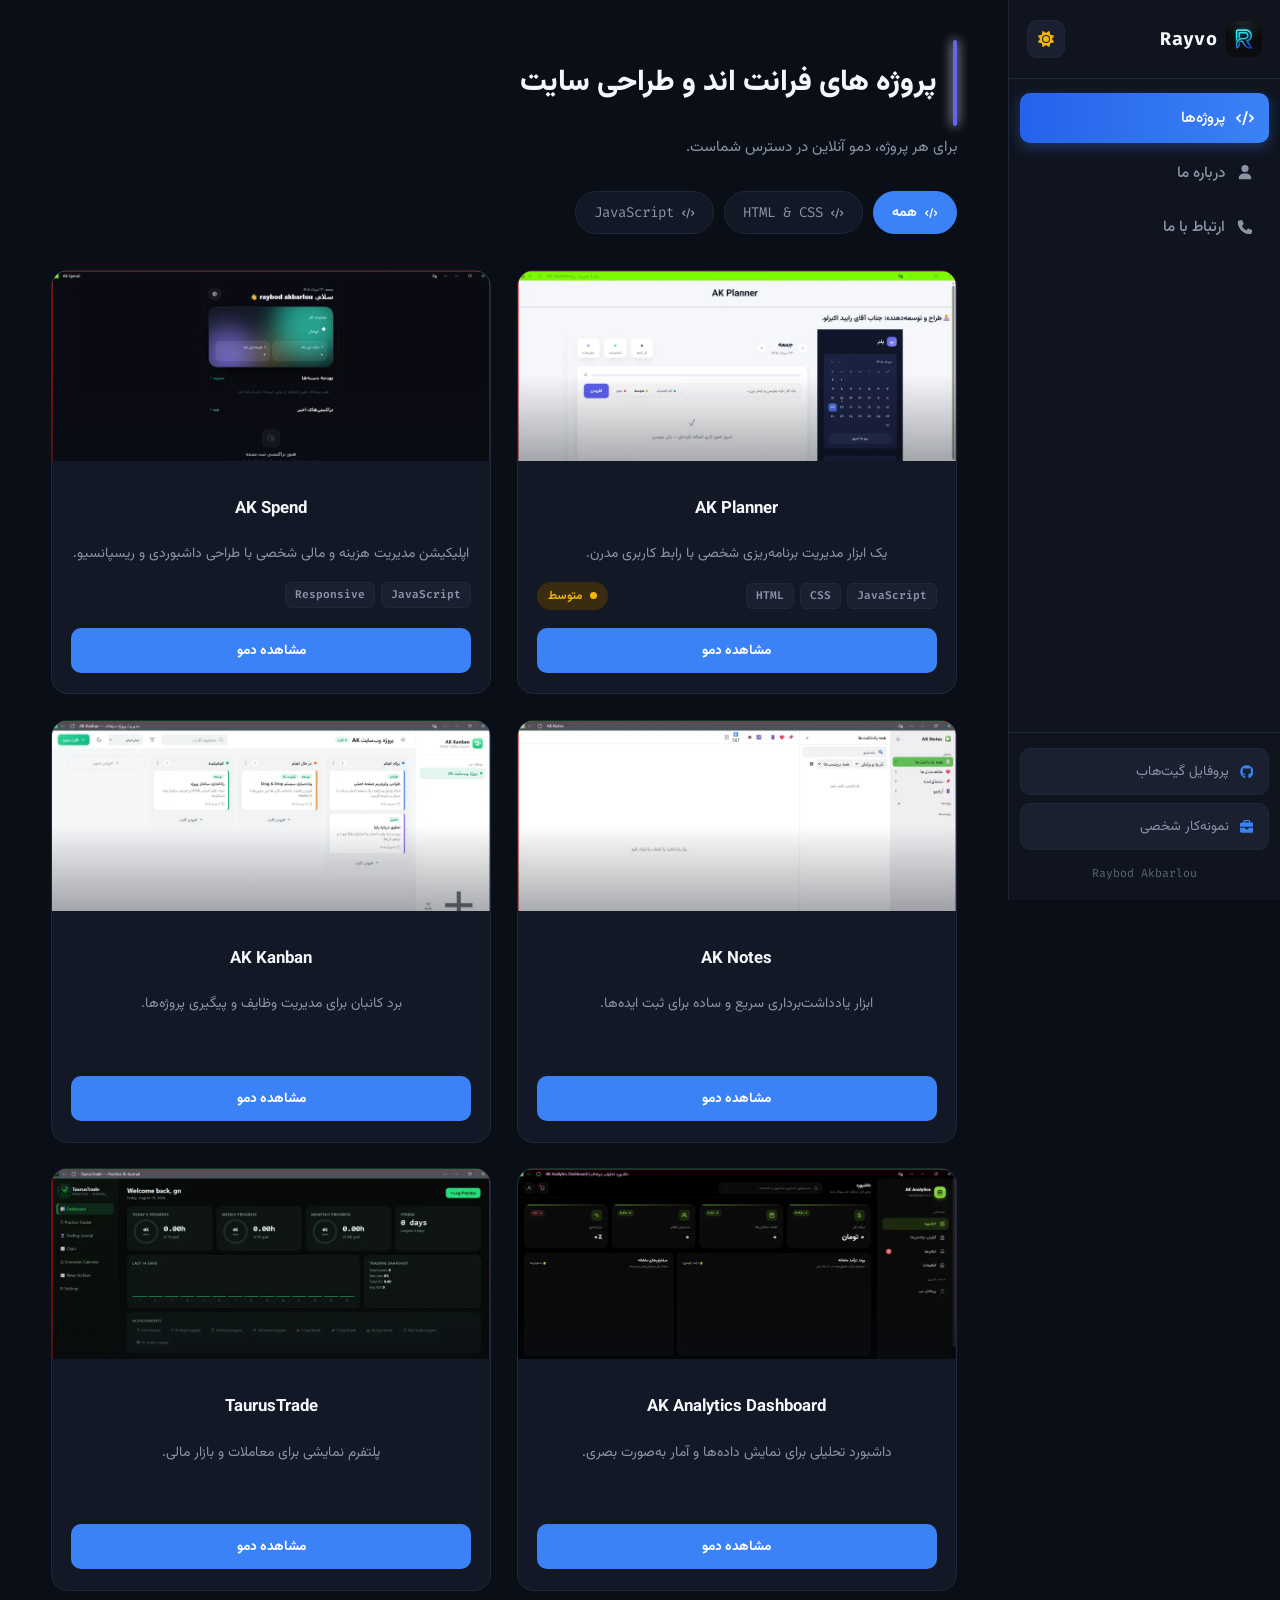
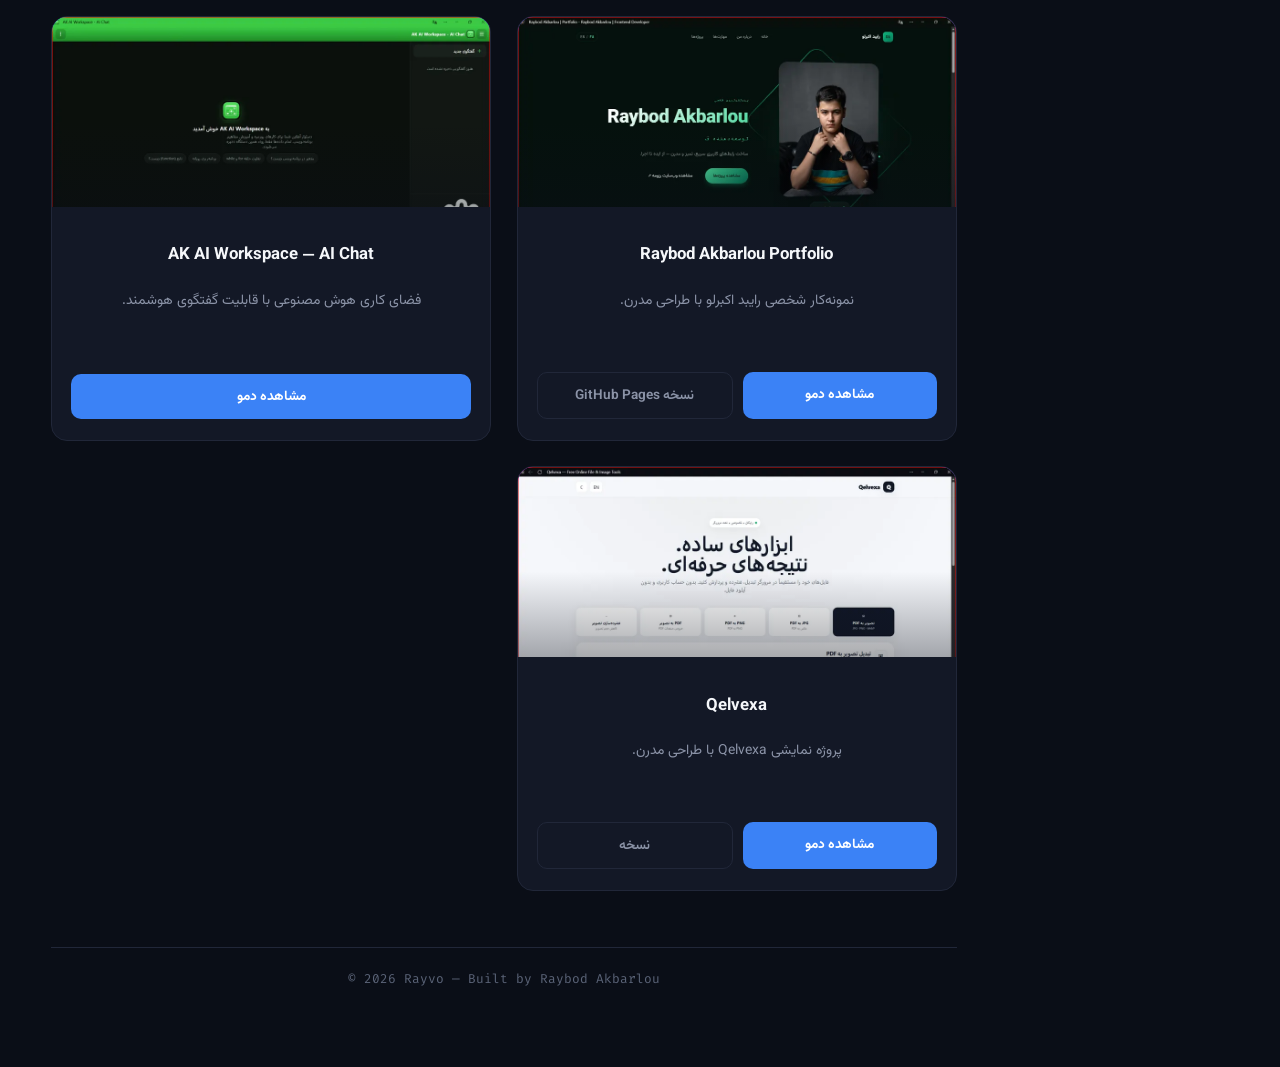
<file: index.html>
<!doctype html>
<html lang="fa-ir" dir="rtl">
  <head>
    <meta charset="UTF-8" />
    <meta name="viewport" content="width=device-width, initial-scale=1.0" />
    <meta name="robots" content="index, follow, max-image-preview:large, max-snippet:-1" />
    <meta name="author" content="Raybod Akbarlou" />
    <meta name="theme-color" content="#0a0e17" />
    <meta name="google-site-verification" content="TCBOVamqbZAnU4rE4a7-qFZ5lnNchk9OCdgxbhcZMUU" />
    <meta name="google-site-verification" content="RnNxSynGkqbZttEz3qZgmqcuRz6Z2WB9FVSdHI-P9tY" />
    <meta name="google-site-verification" content="_VOBvBdbE7ABhDpnq6AA2-xROh_60BNhu_OoKfqA_jM" />
    <meta name="msvalidate.01" content="212A16FDD0439684E99DF6102159A9FA" />

    <title>Rayvo</title>
    <meta
      name="description"
      content="Rayvo (رایوو) — وب‌سایت رسمی رایبد اکبرلو (Raybod Akbarlou)، برنامه‌نویس و طراح وب. نمونه‌کارها و پروژه‌های فرانت‌اند با HTML، CSS، JavaScript و Laravel همراه با دمو آنلاین."
    />
    <link rel="canonical" href="https://rayvo.vercel.app/" />

    <!-- Open Graph / Twitter -->
    <meta property="og:type" content="website" />
    <meta property="og:site_name" content="Rayvo" />
    <meta property="og:locale" content="fa_IR" />
    <meta property="og:title" content="Rayvo" />
    <meta property="og:description" content="وب‌سایت رسمی رایبد اکبرلو (Raybod Akbarlou) — برنامه‌نویس و توسعه‌دهنده وب." />
    <meta property="og:url" content="https://rayvo.vercel.app/" />
    <meta property="og:image" content="https://rayvo.vercel.app/assets/img/logo.jpg" />
    <meta property="og:image:alt" content="لوگوی Rayvo" />
    <meta name="twitter:card" content="summary_large_image" />
    <meta name="twitter:title" content="Rayvo" />
    <meta name="twitter:description" content="وب‌سایت رسمی رایبد اکبرلو، برنامه‌نویس و توسعه‌دهنده وب." />
    <meta name="twitter:image" content="https://rayvo.vercel.app/assets/img/logo.jpg" />

    <!-- Favicon (PNG only — no .ico) + PWA icons — add these files to the site root (see README → "Favicon") -->
    <link rel="icon" type="image/png" href="favicon.png" />
    <link rel="icon" type="image/png" sizes="96x96" href="favicon-96x96.png" />
    <link rel="apple-touch-icon" sizes="180x180" href="apple-touch-icon.png" />
    <link rel="manifest" href="manifest.webmanifest" />
    <meta name="application-name" content="Rayvo" />
    <meta name="mobile-web-app-capable" content="yes" />
    <meta name="apple-mobile-web-app-capable" content="yes" />
    <meta name="apple-mobile-web-app-title" content="Rayvo" />
    <meta name="apple-mobile-web-app-status-bar-style" content="black" />

    <!-- Styles: Tailwind CSS build (source: tailwind/input.css). Listed first on purpose. -->
    <link rel="stylesheet" href="assets/css/tailwind.css" />
    <noscript><link rel="stylesheet" href="assets/css/noscript.css" /></noscript>

    <!-- Fonts (the only third-party request) -->
    <link rel="preconnect" href="https://fonts.googleapis.com" />
    <link rel="preconnect" href="https://fonts.gstatic.com" crossorigin />
    <link
      href="https://fonts.googleapis.com/css2?family=Vazirmatn:wght@400;500;600;700;800&family=Fira+Code:wght@500;700&display=swap"
      rel="stylesheet"
    />

    <!-- Applies the saved theme before first paint (prevents a dark→light flash) -->
    <script src="assets/js/theme-init.js"></script>

    <!-- Structured data: Person + Organization + WebSite (sameAs = official profiles) -->
    <script type="application/ld+json">
{
  "@context": "https://schema.org",
  "@graph": [
    {
      "@type": "Person",
      "@id": "https://rayvo.vercel.app/#person",
      "name": "Raybod Akbarlou",
      "alternateName": [
        "رایبد اکبرلو",
        "رایبد اکبر لو",
        "Raybod AK"
      ],
      "url": "https://rayvo.vercel.app/",
      "image": "https://rayvo.vercel.app/assets/img/logo.jpg",
      "jobTitle": "Web Developer",
      "description": "Raybod Akbarlou (رایبد اکبرلو) is a web developer and the founder of Rayvo, focused on front-end development with HTML, CSS, JavaScript and Laravel.",
      "knowsAbout": [
        "Web development",
        "Front-end development",
        "HTML",
        "CSS",
        "JavaScript",
        "Laravel",
        "SEO"
      ],
      "knowsLanguage": [
        "fa",
        "en"
      ],
      "worksFor": {
        "@id": "https://rayvo.vercel.app/#brand"
      },
      "sameAs": [
        "https://github.com/raybod179-oss",
        "https://github.com/raybod179-oss",
        "https://t.me/Rayvoak",
        "https://www.youtube.com/@raybod-akbarlou-Rayvo",
        "https://ble.ir/rayvo",
        "https://www.aparat.com/Rayvo",
        "https://raybodak.vercel.app/",
        "https://raybodak-portfolio.vercel.app/"
      ]
    },
    {
      "@type": "Organization",
      "@id": "https://rayvo.vercel.app/#brand",
      "name": "Rayvo",
      "alternateName": [
        "رایوو",
        "rayvo",
        "RAYVO"
      ],
      "url": "https://rayvo.vercel.app/",
      "logo": "https://rayvo.vercel.app/assets/img/logo.jpg",
      "foundingDate": "2022",
      "founder": {
        "@id": "https://rayvo.vercel.app/#person"
      },
      "sameAs": [
        "https://github.com/raybod179-oss/Rayvo",
        "https://t.me/Rayvoak",
        "https://www.youtube.com/@raybod-akbarlou-Rayvo",
        "https://ble.ir/rayvo",
        "https://www.aparat.com/Rayvo"
      ]
    },
    {
      "@type": "WebSite",
      "@id": "https://rayvo.vercel.app/#website",
      "url": "https://rayvo.vercel.app/",
      "name": "Rayvo",
      "alternateName": [
        "رایوو",
        "rayvo"
      ],
      "inLanguage": "fa",
      "publisher": {
        "@id": "https://rayvo.vercel.app/#brand"
      }
    }
  ]
}
    </script>
  </head>

  <body>
    <!-- Icon sprite: Font Awesome Free 6 (https://fontawesome.com) — icons licensed CC BY 4.0.
         Inlined so the page needs no icon font (≈250 KB saved) and no extra request. -->
    <svg xmlns="http://www.w3.org/2000/svg" class="absolute size-0 overflow-hidden" aria-hidden="true" focusable="false">
    <symbol id="i-sun" viewBox="0 0 512 512"><path d="M361.5 1.2c5 2.1 8.6 6.6 9.6 11.9L391 121l107.9 19.8c5.3 1 9.8 4.6 11.9 9.6s1.5 10.7-1.6 15.2L446.9 256l62.3 90.3c3.1 4.5 3.7 10.2 1.6 15.2s-6.6 8.6-11.9 9.6L391 391 371.1 498.9c-1 5.3-4.6 9.8-9.6 11.9s-10.7 1.5-15.2-1.6L256 446.9l-90.3 62.3c-4.5 3.1-10.2 3.7-15.2 1.6s-8.6-6.6-9.6-11.9L121 391 13.1 371.1c-5.3-1-9.8-4.6-11.9-9.6s-1.5-10.7 1.6-15.2L65.1 256 2.8 165.7c-3.1-4.5-3.7-10.2-1.6-15.2s6.6-8.6 11.9-9.6L121 121 140.9 13.1c1-5.3 4.6-9.8 9.6-11.9s10.7-1.5 15.2 1.6L256 65.1 346.3 2.8c4.5-3.1 10.2-3.7 15.2-1.6zM160 256a96 96 0 1 1 192 0 96 96 0 1 1 -192 0zm224 0a128 128 0 1 0 -256 0 128 128 0 1 0 256 0z"/></symbol>
    <symbol id="i-moon" viewBox="0 0 384 512"><path d="M223.5 32C100 32 0 132.3 0 256S100 480 223.5 480c60.6 0 115.5-24.2 155.8-63.4c5-4.9 6.3-12.5 3.1-18.7s-10.1-9.7-17-8.5c-9.8 1.7-19.8 2.6-30.1 2.6c-96.9 0-175.5-78.8-175.5-176c0-65.8 36-123.1 89.3-153.3c6.1-3.5 9.2-10.5 7.7-17.3s-7.3-11.9-14.3-12.5c-6.3-.5-12.6-.8-19-.8z"/></symbol>
    <symbol id="i-code" viewBox="0 0 640 512"><path d="M392.8 1.2c-17-4.9-34.7 5-39.6 22l-128 448c-4.9 17 5 34.7 22 39.6s34.7-5 39.6-22l128-448c4.9-17-5-34.7-22-39.6zm80.6 120.1c-12.5 12.5-12.5 32.8 0 45.3L562.7 256l-89.4 89.4c-12.5 12.5-12.5 32.8 0 45.3s32.8 12.5 45.3 0l112-112c12.5-12.5 12.5-32.8 0-45.3l-112-112c-12.5-12.5-32.8-12.5-45.3 0zm-306.7 0c-12.5-12.5-32.8-12.5-45.3 0l-112 112c-12.5 12.5-12.5 32.8 0 45.3l112 112c12.5 12.5 32.8 12.5 45.3 0s12.5-32.8 0-45.3L77.3 256l89.4-89.4c12.5-12.5 12.5-32.8 0-45.3z"/></symbol>
    <symbol id="i-user" viewBox="0 0 448 512"><path d="M224 256A128 128 0 1 0 224 0a128 128 0 1 0 0 256zm-45.7 48C79.8 304 0 383.8 0 482.3C0 498.7 13.3 512 29.7 512l388.6 0c16.4 0 29.7-13.3 29.7-29.7C448 383.8 368.2 304 269.7 304l-91.4 0z"/></symbol>
    <symbol id="i-phone" viewBox="0 0 512 512"><path d="M164.9 24.6c-7.7-18.6-28-28.5-47.4-23.2l-88 24C12.1 30.2 0 46 0 64C0 311.4 200.6 512 448 512c18 0 33.8-12.1 38.6-29.5l24-88c5.3-19.4-4.6-39.7-23.2-47.4l-96-40c-16.3-6.8-35.2-2.1-46.3 11.6L304.7 368C234.3 334.7 177.3 277.7 144 207.3L193.3 167c13.7-11.2 18.4-30 11.6-46.3l-40-96z"/></symbol>
    <symbol id="i-github" viewBox="0 0 496 512"><path d="M165.9 397.4c0 2-2.3 3.6-5.2 3.6-3.3.3-5.6-1.3-5.6-3.6 0-2 2.3-3.6 5.2-3.6 3-.3 5.6 1.3 5.6 3.6zm-31.1-4.5c-.7 2 1.3 4.3 4.3 4.9 2.6 1 5.6 0 6.2-2s-1.3-4.3-4.3-5.2c-2.6-.7-5.5.3-6.2 2.3zm44.2-1.7c-2.9.7-4.9 2.6-4.6 4.9.3 2 2.9 3.3 5.9 2.6 2.9-.7 4.9-2.6 4.6-4.6-.3-1.9-3-3.2-5.9-2.9zM244.8 8C106.1 8 0 113.3 0 252c0 110.9 69.8 205.8 169.5 239.2 12.8 2.3 17.3-5.6 17.3-12.1 0-6.2-.3-40.4-.3-61.4 0 0-70 15-84.7-29.8 0 0-11.4-29.1-27.8-36.6 0 0-22.9-15.7 1.6-15.4 0 0 24.9 2 38.6 25.8 21.9 38.6 58.6 27.5 72.9 20.9 2.3-16 8.8-27.1 16-33.7-55.9-6.2-112.3-14.3-112.3-110.5 0-27.5 7.6-41.3 23.6-58.9-2.6-6.5-11.1-33.3 2.6-67.9 20.9-6.5 69 27 69 27 20-5.6 41.5-8.5 62.8-8.5s42.8 2.9 62.8 8.5c0 0 48.1-33.6 69-27 13.7 34.7 5.2 61.4 2.6 67.9 16 17.7 25.8 31.5 25.8 58.9 0 96.5-58.9 104.2-114.8 110.5 9.2 7.9 17 22.9 17 46.4 0 33.7-.3 75.4-.3 83.6 0 6.5 4.6 14.4 17.3 12.1C428.2 457.8 496 362.9 496 252 496 113.3 383.5 8 244.8 8zM97.2 352.9c-1.3 1-1 3.3.7 5.2 1.6 1.6 3.9 2.3 5.2 1 1.3-1 1-3.3-.7-5.2-1.6-1.6-3.9-2.3-5.2-1zm-10.8-8.1c-.7 1.3.3 2.9 2.3 3.9 1.6 1 3.6.7 4.3-.7.7-1.3-.3-2.9-2.3-3.9-2-.6-3.6-.3-4.3.7zm32.4 35.6c-1.6 1.3-1 4.3 1.3 6.2 2.3 2.3 5.2 2.6 6.5 1 1.3-1.3.7-4.3-1.3-6.2-2.2-2.3-5.2-2.6-6.5-1zm-11.4-14.7c-1.6 1-1.6 3.6 0 5.9 1.6 2.3 4.3 3.3 5.6 2.3 1.6-1.3 1.6-3.9 0-6.2-1.4-2.3-4-3.3-5.6-2z"/></symbol>
    <symbol id="i-briefcase" viewBox="0 0 512 512"><path d="M184 48l144 0c4.4 0 8 3.6 8 8l0 40L176 96l0-40c0-4.4 3.6-8 8-8zm-56 8l0 40L64 96C28.7 96 0 124.7 0 160l0 96 192 0 128 0 192 0 0-96c0-35.3-28.7-64-64-64l-64 0 0-40c0-30.9-25.1-56-56-56L184 0c-30.9 0-56 25.1-56 56zM512 288l-192 0 0 32c0 17.7-14.3 32-32 32l-64 0c-17.7 0-32-14.3-32-32l0-32L0 288 0 416c0 35.3 28.7 64 64 64l384 0c35.3 0 64-28.7 64-64l0-128z"/></symbol>
    <symbol id="i-telegram" viewBox="0 0 496 512"><path d="M248,8C111.033,8,0,119.033,0,256S111.033,504,248,504,496,392.967,496,256,384.967,8,248,8ZM362.952,176.66c-3.732,39.215-19.881,134.378-28.1,178.3-3.476,18.584-10.322,24.816-16.948,25.425-14.4,1.326-25.338-9.517-39.287-18.661-21.827-14.308-34.158-23.215-55.346-37.177-24.485-16.135-8.612-25,5.342-39.5,3.652-3.793,67.107-61.51,68.335-66.746.153-.655.3-3.1-1.154-4.384s-3.59-.849-5.135-.5q-3.283.746-104.608,69.142-14.845,10.194-26.894,9.934c-8.855-.191-25.888-5.006-38.551-9.123-15.531-5.048-27.875-7.717-26.8-16.291q.84-6.7,18.45-13.7,108.446-47.248,144.628-62.3c68.872-28.647,83.183-33.623,92.511-33.789,2.052-.034,6.639.474,9.61,2.885a10.452,10.452,0,0,1,3.53,6.716A43.765,43.765,0,0,1,362.952,176.66Z"/></symbol>
    <symbol id="i-youtube" viewBox="0 0 576 512"><path d="M549.655 124.083c-6.281-23.65-24.787-42.276-48.284-48.597C458.781 64 288 64 288 64S117.22 64 74.629 75.486c-23.497 6.322-42.003 24.947-48.284 48.597-11.412 42.867-11.412 132.305-11.412 132.305s0 89.438 11.412 132.305c6.281 23.65 24.787 41.5 48.284 47.821C117.22 448 288 448 288 448s170.78 0 213.371-11.486c23.497-6.321 42.003-24.171 48.284-47.821 11.412-42.867 11.412-132.305 11.412-132.305s0-89.438-11.412-132.305zm-317.51 213.508V175.185l142.739 81.205-142.739 81.201z"/></symbol>
    <symbol id="i-comment-dots" viewBox="0 0 512 512"><path d="M256 448c141.4 0 256-93.1 256-208S397.4 32 256 32S0 125.1 0 240c0 45.1 17.7 86.8 47.7 120.9c-1.9 24.5-11.4 46.3-21.4 62.9c-5.5 9.2-11.1 16.6-15.2 21.6c-2.1 2.5-3.7 4.4-4.9 5.7c-.6 .6-1 1.1-1.3 1.4l-.3 .3c0 0 0 0 0 0c0 0 0 0 0 0s0 0 0 0s0 0 0 0c-4.6 4.6-5.9 11.4-3.4 17.4c2.5 6 8.3 9.9 14.8 9.9c28.7 0 57.6-8.9 81.6-19.3c22.9-10 42.4-21.9 54.3-30.6c31.8 11.5 67 17.9 104.1 17.9zM128 208a32 32 0 1 1 0 64 32 32 0 1 1 0-64zm128 0a32 32 0 1 1 0 64 32 32 0 1 1 0-64zm96 32a32 32 0 1 1 64 0 32 32 0 1 1 -64 0z"/></symbol>
    <symbol id="i-circle-play" viewBox="0 0 512 512"><path d="M0 256a256 256 0 1 1 512 0A256 256 0 1 1 0 256zM188.3 147.1c-7.6 4.2-12.3 12.3-12.3 20.9l0 176c0 8.7 4.7 16.7 12.3 20.9s16.8 4.1 24.3-.5l144-88c7.1-4.4 11.5-12.1 11.5-20.5s-4.4-16.1-11.5-20.5l-144-88c-7.4-4.5-16.7-4.7-24.3-.5z"/></symbol>
    <symbol id="i-file-lines" viewBox="0 0 384 512"><path d="M64 0C28.7 0 0 28.7 0 64L0 448c0 35.3 28.7 64 64 64l256 0c35.3 0 64-28.7 64-64l0-288-128 0c-17.7 0-32-14.3-32-32L224 0 64 0zM256 0l0 128 128 0L256 0zM112 256l160 0c8.8 0 16 7.2 16 16s-7.2 16-16 16l-160 0c-8.8 0-16-7.2-16-16s7.2-16 16-16zm0 64l160 0c8.8 0 16 7.2 16 16s-7.2 16-16 16l-160 0c-8.8 0-16-7.2-16-16s7.2-16 16-16zm0 64l160 0c8.8 0 16 7.2 16 16s-7.2 16-16 16l-160 0c-8.8 0-16-7.2-16-16s7.2-16 16-16z"/></symbol>
    <symbol id="i-calendar-days" viewBox="0 0 448 512"><path d="M128 0c17.7 0 32 14.3 32 32l0 32 128 0 0-32c0-17.7 14.3-32 32-32s32 14.3 32 32l0 32 48 0c26.5 0 48 21.5 48 48l0 48L0 160l0-48C0 85.5 21.5 64 48 64l48 0 0-32c0-17.7 14.3-32 32-32zM0 192l448 0 0 272c0 26.5-21.5 48-48 48L48 512c-26.5 0-48-21.5-48-48L0 192zm64 80l0 32c0 8.8 7.2 16 16 16l32 0c8.8 0 16-7.2 16-16l0-32c0-8.8-7.2-16-16-16l-32 0c-8.8 0-16 7.2-16 16zm128 0l0 32c0 8.8 7.2 16 16 16l32 0c8.8 0 16-7.2 16-16l0-32c0-8.8-7.2-16-16-16l-32 0c-8.8 0-16 7.2-16 16zm144-16c-8.8 0-16 7.2-16 16l0 32c0 8.8 7.2 16 16 16l32 0c8.8 0 16-7.2 16-16l0-32c0-8.8-7.2-16-16-16l-32 0zM64 400l0 32c0 8.8 7.2 16 16 16l32 0c8.8 0 16-7.2 16-16l0-32c0-8.8-7.2-16-16-16l-32 0c-8.8 0-16 7.2-16 16zm144-16c-8.8 0-16 7.2-16 16l0 32c0 8.8 7.2 16 16 16l32 0c8.8 0 16-7.2 16-16l0-32c0-8.8-7.2-16-16-16l-32 0zm112 16l0 32c0 8.8 7.2 16 16 16l32 0c8.8 0 16-7.2 16-16l0-32c0-8.8-7.2-16-16-16l-32 0c-8.8 0-16 7.2-16 16z"/></symbol>
    <symbol id="i-wallet" viewBox="0 0 512 512"><path d="M64 32C28.7 32 0 60.7 0 96L0 416c0 35.3 28.7 64 64 64l384 0c35.3 0 64-28.7 64-64l0-224c0-35.3-28.7-64-64-64L80 128c-8.8 0-16-7.2-16-16s7.2-16 16-16l368 0c17.7 0 32-14.3 32-32s-14.3-32-32-32L64 32zM416 272a32 32 0 1 1 0 64 32 32 0 1 1 0-64z"/></symbol>
    <symbol id="i-note-sticky" viewBox="0 0 448 512"><path d="M64 32C28.7 32 0 60.7 0 96L0 416c0 35.3 28.7 64 64 64l224 0 0-112c0-26.5 21.5-48 48-48l112 0 0-224c0-35.3-28.7-64-64-64L64 32zM448 352l-45.3 0L336 352c-8.8 0-16 7.2-16 16l0 66.7 0 45.3 32-32 64-64 32-32z"/></symbol>
    <symbol id="i-table-columns" viewBox="0 0 512 512"><path d="M0 96C0 60.7 28.7 32 64 32l384 0c35.3 0 64 28.7 64 64l0 320c0 35.3-28.7 64-64 64L64 480c-35.3 0-64-28.7-64-64L0 96zm64 64l0 256 160 0 0-256L64 160zm384 0l-160 0 0 256 160 0 0-256z"/></symbol>
    <symbol id="i-chart-line" viewBox="0 0 512 512"><path d="M64 64c0-17.7-14.3-32-32-32S0 46.3 0 64L0 400c0 44.2 35.8 80 80 80l400 0c17.7 0 32-14.3 32-32s-14.3-32-32-32L80 416c-8.8 0-16-7.2-16-16L64 64zm406.6 86.6c12.5-12.5 12.5-32.8 0-45.3s-32.8-12.5-45.3 0L320 210.7l-57.4-57.4c-12.5-12.5-32.8-12.5-45.3 0l-112 112c-12.5 12.5-12.5 32.8 0 45.3s32.8 12.5 45.3 0L240 221.3l57.4 57.4c12.5 12.5 32.8 12.5 45.3 0l128-128z"/></symbol>
    <symbol id="i-chart-simple" viewBox="0 0 448 512"><path d="M160 80c0-26.5 21.5-48 48-48l32 0c26.5 0 48 21.5 48 48l0 352c0 26.5-21.5 48-48 48l-32 0c-26.5 0-48-21.5-48-48l0-352zM0 272c0-26.5 21.5-48 48-48l32 0c26.5 0 48 21.5 48 48l0 160c0 26.5-21.5 48-48 48l-32 0c-26.5 0-48-21.5-48-48L0 272zM368 96l32 0c26.5 0 48 21.5 48 48l0 288c0 26.5-21.5 48-48 48l-32 0c-26.5 0-48-21.5-48-48l0-288c0-26.5 21.5-48 48-48z"/></symbol>
    <symbol id="i-robot" viewBox="0 0 640 512"><path d="M320 0c17.7 0 32 14.3 32 32l0 64 120 0c39.8 0 72 32.2 72 72l0 272c0 39.8-32.2 72-72 72l-304 0c-39.8 0-72-32.2-72-72l0-272c0-39.8 32.2-72 72-72l120 0 0-64c0-17.7 14.3-32 32-32zM208 384c-8.8 0-16 7.2-16 16s7.2 16 16 16l32 0c8.8 0 16-7.2 16-16s-7.2-16-16-16l-32 0zm96 0c-8.8 0-16 7.2-16 16s7.2 16 16 16l32 0c8.8 0 16-7.2 16-16s-7.2-16-16-16l-32 0zm96 0c-8.8 0-16 7.2-16 16s7.2 16 16 16l32 0c8.8 0 16-7.2 16-16s-7.2-16-16-16l-32 0zM264 256a40 40 0 1 0 -80 0 40 40 0 1 0 80 0zm152 40a40 40 0 1 0 0-80 40 40 0 1 0 0 80zM48 224l16 0 0 192-16 0c-26.5 0-48-21.5-48-48l0-96c0-26.5 21.5-48 48-48zm544 0c26.5 0 48 21.5 48 48l0 96c0 26.5-21.5 48-48 48l-16 0 0-192 16 0z"/></symbol>
    <symbol id="i-gem" viewBox="0 0 512 512"><path d="M116.7 33.8c4.5-6.1 11.7-9.8 19.3-9.8l240 0c7.6 0 14.8 3.6 19.3 9.8l112 152c6.8 9.2 6.1 21.9-1.5 30.4l-232 256c-4.5 5-11 7.9-17.8 7.9s-13.2-2.9-17.8-7.9l-232-256c-7.7-8.5-8.3-21.2-1.5-30.4l112-152zm38.5 39.8c-3.3 2.5-4.2 7-2.1 10.5l57.4 95.6L63.3 192c-4.1 .3-7.3 3.8-7.3 8s3.2 7.6 7.3 8l192 16c.4 0 .9 0 1.3 0l192-16c4.1-.3 7.3-3.8 7.3-8s-3.2-7.6-7.3-8L301.5 179.8l57.4-95.6c2.1-3.5 1.2-8.1-2.1-10.5s-7.9-2-10.7 1L256 172.2 165.9 74.6c-2.8-3-7.4-3.4-10.7-1z"/></symbol>
    </svg>

    <div class="flex min-h-screen">
      <!-- ============ Sidebar (desktop) ============ -->
      <aside
        id="sidebar"
        class="sticky top-0 z-[100] hidden h-screen w-sidebar shrink-0 flex-col border-l border-line bg-sidebar transition-colors lg:flex"
      >
        <div class="flex items-center justify-between border-b border-line px-[1.1rem] py-5">
          <div class="brand">
            <img src="assets/img/logo-72.webp" alt="Rayvo logo" class="brand-mark" width="36" height="36" />
            <span class="brand-name font-en">Rayvo</span>
          </div>
          <button type="button" class="theme-toggle" data-toggle-theme aria-label="تغییر پوسته روشن و تاریک">
            <svg class="icon" aria-hidden="true"><use href="#i-sun"></use></svg>
          </button>
        </div>

        <nav class="flex flex-col gap-[0.3rem] px-[0.7rem] py-[0.9rem]" aria-label="منوی اصلی">
          <a href="#projects" class="nav-item" data-section="projects" aria-current="page">
            <svg class="icon" aria-hidden="true"><use href="#i-code"></use></svg>
            پروژه‌ها
          </a>
          <a href="#about" class="nav-item" data-section="about">
            <svg class="icon" aria-hidden="true"><use href="#i-user"></use></svg>
            درباره ما
          </a>
          <a href="#contact" class="nav-item" data-section="contact">
            <svg class="icon" aria-hidden="true"><use href="#i-phone"></use></svg>
            ارتباط با ما
          </a>
        </nav>

        <div class="mt-auto flex flex-col gap-2 border-t border-line px-[0.7rem] pb-[1.2rem] pt-[0.9rem]">
          <a class="sidebar-link" href="https://github.com/raybod179-oss" target="_blank" rel="noopener">
            <svg class="icon" aria-hidden="true"><use href="#i-github"></use></svg>
            پروفایل گیت‌هاب
          </a>
          <a class="sidebar-link" href="https://raybodak-portfolio.vercel.app/" target="_blank" rel="noopener">
            <svg class="icon" aria-hidden="true"><use href="#i-briefcase"></use></svg>
            نمونه‌کار شخصی
          </a>
          <div class="font-en px-[0.9rem] pt-2 text-center text-[0.72rem] text-ink-muted">Raybod Akbarlou</div>
        </div>
      </aside>

      <!-- ============ Main ============ -->
      <div class="flex min-w-0 flex-1 flex-col">
        <!-- Mobile top bar -->
        <div class="sticky top-0 z-[90] flex items-center justify-between border-b border-line bg-sidebar px-[1.1rem] py-4 transition-colors lg:hidden">
          <div class="brand">
            <img src="assets/img/logo-72.webp" alt="Rayvo logo" class="brand-mark" width="36" height="36" />
            <span class="brand-name font-en">Rayvo</span>
          </div>
          <button type="button" class="theme-toggle" data-toggle-theme aria-label="تغییر پوسته روشن و تاریک">
            <svg class="icon" aria-hidden="true"><use href="#i-sun"></use></svg>
          </button>
        </div>

        <main class="min-w-0 flex-1 px-[clamp(1.25rem,4vw,3.5rem)] pb-[calc(var(--bottom-nav-height)+2rem)] pt-10 lg:pb-20">
          <!-- ================= Projects ================= -->
          <section id="section-projects">
            <div class="mb-[0.6rem] flex items-center gap-4">
              <div class="title-bar"></div>
              <h1 class="page-title">پروژه های فرانت اند و طراحی سایت</h1>
            </div>
            <p class="page-subtitle">برای هر پروژه، دمو آنلاین در دسترس شماست.</p>

            <div class="mb-[2.2rem] mt-8 flex flex-wrap gap-[0.6rem]" role="group" aria-label="فیلتر پروژه‌ها" data-filter-group>
              <button type="button" class="filter-btn" data-category="all" aria-pressed="true">
                <svg class="icon" aria-hidden="true"><use href="#i-code"></use></svg>
                همه
              </button>
              <button type="button" class="filter-btn" data-category="html-css" aria-pressed="false">
                <svg class="icon" aria-hidden="true"><use href="#i-code"></use></svg>
                <span class="font-en">HTML &amp; CSS</span>
              </button>
              <button type="button" class="filter-btn" data-category="javascript" aria-pressed="false">
                <svg class="icon" aria-hidden="true"><use href="#i-code"></use></svg>
                <span class="font-en">JavaScript</span>
              </button>
            </div>

            <div id="projectsGrid" class="grid grid-cols-[repeat(auto-fill,minmax(300px,1fr))] gap-[1.6rem]">
            <article class="project-card" data-category="javascript">
              <div class="project-thumb bg-thumb-planner">
                <img class="project-thumb-img" src="assets/img/projects/ak-planner.webp" alt="نمونه‌کار AK Planner" width="960" height="510" loading="eager" fetchpriority="high" decoding="async" />
                <svg class="project-thumb-icon icon" aria-hidden="true"><use href="#i-calendar-days"></use></svg>
              </div>
              <div class="project-body">
                <h3 class="project-title">AK Planner</h3>
                <p class="project-desc">یک ابزار مدیریت برنامه‌ریزی شخصی با رابط کاربری مدرن.</p>
                <div class="project-meta">
                  <div class="tech-tags">
                    <span class="tech-tag font-en">JavaScript</span>
                    <span class="tech-tag font-en">CSS</span>
                    <span class="tech-tag font-en">HTML</span>
                  </div>
                  <span class="level-badge bg-badge-amber-bg text-badge-amber-text"><span class="level-dot"></span>متوسط</span>
                </div>
                <div class="project-actions">
                  <a class="btn-demo" href="https://raybod179-oss.github.io/AK-Planner/" target="_blank" rel="noopener">مشاهده دمو</a>
                </div>
              </div>
            </article>

            <article class="project-card" data-category="javascript">
              <div class="project-thumb bg-thumb-spend">
                <img class="project-thumb-img" src="assets/img/projects/ak-spend.webp" alt="نمونه‌کار AK Spend" width="960" height="510" loading="eager" decoding="async" />
                <svg class="project-thumb-icon icon" aria-hidden="true"><use href="#i-wallet"></use></svg>
              </div>
              <div class="project-body">
                <h3 class="project-title">AK Spend</h3>
                <p class="project-desc">اپلیکیشن مدیریت هزینه و مالی شخصی با طراحی داشبوردی و ریسپانسیو.</p>
                <div class="project-meta">
                  <div class="tech-tags">
                    <span class="tech-tag font-en">JavaScript</span>
                    <span class="tech-tag font-en">Responsive</span>
                  </div>
                </div>
                <div class="project-actions">
                  <a class="btn-demo" href="https://raybod179-oss.github.io/AK-Spend/" target="_blank" rel="noopener">مشاهده دمو</a>
                </div>
              </div>
            </article>

            <article class="project-card" data-category="javascript">
              <div class="project-thumb bg-thumb-notes">
                <img class="project-thumb-img" src="assets/img/projects/ak-notes.webp" alt="نمونه‌کار AK Notes" width="960" height="510" loading="lazy" decoding="async" />
                <svg class="project-thumb-icon icon" aria-hidden="true"><use href="#i-note-sticky"></use></svg>
              </div>
              <div class="project-body">
                <h3 class="project-title">AK Notes</h3>
                <p class="project-desc">ابزار یادداشت‌برداری سریع و ساده برای ثبت ایده‌ها.</p>
                <div class="project-meta">
                  <div class="tech-tags"></div>
                </div>
                <div class="project-actions">
                  <a class="btn-demo" href="https://raybod179-oss.github.io/AK-Notes/" target="_blank" rel="noopener">مشاهده دمو</a>
                </div>
              </div>
            </article>

            <article class="project-card" data-category="javascript">
              <div class="project-thumb bg-thumb-kanban">
                <img class="project-thumb-img" src="assets/img/projects/ak-kanban.webp" alt="نمونه‌کار AK Kanban" width="960" height="510" loading="lazy" decoding="async" />
                <svg class="project-thumb-icon icon" aria-hidden="true"><use href="#i-table-columns"></use></svg>
              </div>
              <div class="project-body">
                <h3 class="project-title">AK Kanban</h3>
                <p class="project-desc">برد کانبان برای مدیریت وظایف و پیگیری پروژه‌ها.</p>
                <div class="project-meta">
                  <div class="tech-tags"></div>
                </div>
                <div class="project-actions">
                  <a class="btn-demo" href="https://raybod179-oss.github.io/AK-Kanbal/" target="_blank" rel="noopener">مشاهده دمو</a>
                </div>
              </div>
            </article>

            <article class="project-card" data-category="javascript">
              <div class="project-thumb bg-thumb-analytics">
                <img class="project-thumb-img" src="assets/img/projects/ak-analytics-dashboard.webp" alt="نمونه‌کار AK Analytics Dashboard" width="960" height="510" loading="lazy" decoding="async" />
                <svg class="project-thumb-icon icon" aria-hidden="true"><use href="#i-chart-line"></use></svg>
              </div>
              <div class="project-body">
                <h3 class="project-title">AK Analytics Dashboard</h3>
                <p class="project-desc">داشبورد تحلیلی برای نمایش داده‌ها و آمار به‌صورت بصری.</p>
                <div class="project-meta">
                  <div class="tech-tags"></div>
                </div>
                <div class="project-actions">
                  <a class="btn-demo" href="https://raybod179-oss.github.io/AK-Analytics-Dashboard/" target="_blank" rel="noopener">مشاهده دمو</a>
                </div>
              </div>
            </article>

            <article class="project-card" data-category="javascript">
              <div class="project-thumb bg-thumb-trade">
                <img class="project-thumb-img" src="assets/img/projects/taurustrade.webp" alt="نمونه‌کار TaurusTrade" width="960" height="510" loading="lazy" decoding="async" />
                <svg class="project-thumb-icon icon" aria-hidden="true"><use href="#i-chart-simple"></use></svg>
              </div>
              <div class="project-body">
                <h3 class="project-title">TaurusTrade</h3>
                <p class="project-desc">پلتفرم نمایشی برای معاملات و بازار مالی.</p>
                <div class="project-meta">
                  <div class="tech-tags"></div>
                </div>
                <div class="project-actions">
                  <a class="btn-demo" href="https://raybod179-oss.github.io/TaurusTrade/" target="_blank" rel="noopener">مشاهده دمو</a>
                </div>
              </div>
            </article>

            <article class="project-card" data-category="html-css">
              <div class="project-thumb bg-thumb-portfolio">
                <img class="project-thumb-img" src="assets/img/projects/raybod-akbarlou-portfolio.webp" alt="نمونه‌کار Raybod Akbarlou Portfolio" width="960" height="510" loading="lazy" decoding="async" />
                <svg class="project-thumb-icon icon" aria-hidden="true"><use href="#i-user"></use></svg>
              </div>
              <div class="project-body">
                <h3 class="project-title">Raybod Akbarlou Portfolio</h3>
                <p class="project-desc">نمونه‌کار شخصی رایبد اکبرلو با طراحی مدرن.</p>
                <div class="project-meta">
                  <div class="tech-tags"></div>
                </div>
                <div class="project-actions">
                  <a class="btn-demo" href="https://raybodak-portfolio.vercel.app/" target="_blank" rel="noopener">مشاهده دمو</a>
                <a class="btn-alt" href="https://raybod179-oss.github.io/Raybod-Akbarlou-Portfolio-/" target="_blank" rel="noopener">نسخه GitHub Pages</a>
                </div>
              </div>
            </article>

            <article class="project-card" data-category="javascript">
              <div class="project-thumb bg-thumb-ai">
                <img class="project-thumb-img" src="assets/img/projects/ak-ai-workspace.webp" alt="نمونه‌کار AK AI Workspace — AI Chat" width="960" height="510" loading="lazy" decoding="async" />
                <svg class="project-thumb-icon icon" aria-hidden="true"><use href="#i-robot"></use></svg>
              </div>
              <div class="project-body">
                <h3 class="project-title">AK AI Workspace — AI Chat</h3>
                <p class="project-desc">فضای کاری هوش مصنوعی با قابلیت گفتگوی هوشمند.</p>
                <div class="project-meta">
                  <div class="tech-tags"></div>
                </div>
                <div class="project-actions">
                  <a class="btn-demo" href="https://raybod179-oss.github.io/AK-AI-Workspase-AI--Chat/" target="_blank" rel="noopener">مشاهده دمو</a>
                </div>
              </div>
            </article>

            <article class="project-card" data-category="html-css">
              <div class="project-thumb bg-thumb-qelvexa">
                <img class="project-thumb-img" src="assets/img/projects/qelvexa.webp" alt="نمونه‌کار Qelvexa" width="960" height="510" loading="lazy" decoding="async" />
                <svg class="project-thumb-icon icon" aria-hidden="true"><use href="#i-gem"></use></svg>
              </div>
              <div class="project-body">
                <h3 class="project-title">Qelvexa</h3>
                <p class="project-desc">پروژه نمایشی Qelvexa با طراحی مدرن.</p>
                <div class="project-meta">
                  <div class="tech-tags"></div>
                </div>
                <div class="project-actions">
                  <a class="btn-demo" href="https://qelvexa-app.vercel.app/" target="_blank" rel="noopener">مشاهده دمو</a>
                <a class="btn-alt" href="https://raybod179-oss.github.io/Qelvexa/" target="_blank" rel="noopener">نسخه</a>
                </div>
              </div>
            </article>

              <p class="empty-state" data-empty-state hidden>در این دسته هنوز پروژه‌ای ثبت نشده است.</p>
            </div>
          </section>

          <!-- ================= About ================= -->
          <section id="section-about" hidden>
            <div class="mb-[0.6rem] flex items-center gap-4">
              <div class="title-bar"></div>
              <h2 class="page-title">درباره ما</h2>
            </div>
            <p class="page-subtitle">آشنایی با Rayvo</p>

            <div class="section-block">
              <p>
                Rayvo از سال ۱۴۰۱ با هدف ساخت محصولات دیجیتال اصولی، کاربردی و
                باکیفیت آغاز به کار کرده است. ما باور داریم که ساخت یک محصول
                موفق فقط به ظاهر زیبا محدود نمی‌شود؛ بلکه پایه اصلی آن منطق
                درست، معماری مناسب و توجه به جزئیات است.
              </p>
              <p>
                در Rayvo تمرکز ما بر طراحی و توسعه پروژه‌هایی است که با فکر،
                برنامه‌ریزی و اصول مهندسی ساخته می‌شوند. هر ایده را قبل از
                اجرا بررسی می‌کنیم و تلاش می‌کنیم نتیجه‌ای ایجاد کنیم که علاوه
                بر زیبایی، عملکرد واقعی و تجربه کاربری خوبی داشته باشد.
              </p>
              <p>
                ما با ساخت پروژه‌هایی در زمینه ابزارهای دیجیتال، نرم‌افزارهای
                کاربردی و تجربه‌های مدرن وب، مسیر خود را برای یادگیری، رشد و
                ایجاد محصولات بهتر ادامه می‌دهیم.
              </p>
              <p>
                ماموریت Rayvo این است که با ترکیب منطق، خلاقیت و فناوری،
                محصولاتی بسازد که ساده، قدرتمند و قابل اعتماد باشند. 🚀
              </p>
            </div>
          </section>

          <!-- ================= Contact ================= -->
          <section id="section-contact" hidden>
            <div class="mb-[0.6rem] flex items-center gap-4">
              <div class="title-bar"></div>
              <h2 class="page-title">ارتباط با ما</h2>
            </div>
            <p class="page-subtitle">از این راه‌ها می‌توانید با ما در ارتباط باشید.</p>

            <div class="mt-[1.4rem] grid grid-cols-[repeat(auto-fit,minmax(230px,1fr))] gap-4">
              <a class="contact-card hover:border-social-telegram" href="https://t.me/Rayvoak" target="_blank" rel="me noopener">
                <span class="contact-icon bg-social-telegram"><svg class="icon" aria-hidden="true"><use href="#i-telegram"></use></svg></span>
                <span class="contact-text">
                  <span class="contact-label">تلگرام</span>
                  <span class="contact-sub font-en">t.me/Rayvoak</span>
                </span>
              </a>

              <a class="contact-card hover:border-social-youtube" href="https://www.youtube.com/@raybod-akbarlou-Rayvo" target="_blank" rel="me noopener">
                <span class="contact-icon bg-social-youtube"><svg class="icon" aria-hidden="true"><use href="#i-youtube"></use></svg></span>
                <span class="contact-text">
                  <span class="contact-label">یوتیوب</span>
                  <span class="contact-sub font-en">@raybod-akbarlou-Rayvo</span>
                </span>
              </a>

              <a class="contact-card hover:border-social-bale" href="https://ble.ir/rayvo" target="_blank" rel="me noopener">
                <span class="contact-icon bg-social-bale"><svg class="icon" aria-hidden="true"><use href="#i-comment-dots"></use></svg></span>
                <span class="contact-text">
                  <span class="contact-label">بله</span>
                  <span class="contact-sub font-en">ble.ir/rayvo</span>
                </span>
              </a>

              <a class="contact-card hover:border-social-aparat" href="https://www.aparat.com/Rayvo" target="_blank" rel="me noopener">
                <span class="contact-icon bg-social-aparat"><svg class="icon" aria-hidden="true"><use href="#i-circle-play"></use></svg></span>
                <span class="contact-text">
                  <span class="contact-label">آپارات</span>
                  <span class="contact-sub font-en">aparat.com/Rayvo</span>
                </span>
              </a>

              <a class="contact-card hover:border-brand" href="https://raybodak.vercel.app/" target="_blank" rel="noopener">
                <span class="contact-icon bg-social-resume"><svg class="icon" aria-hidden="true"><use href="#i-file-lines"></use></svg></span>
                <span class="contact-text">
                  <span class="contact-label">رزومه</span>
                  <span class="contact-sub font-en">raybodak.vercel.app</span>
                </span>
              </a>

              <a class="contact-card hover:border-social-github" href="https://github.com/raybod179-oss" target="_blank" rel="noopener">
                <span class="contact-icon bg-social-github"><svg class="icon" aria-hidden="true"><use href="#i-github"></use></svg></span>
                <span class="contact-text">
                  <span class="contact-label">گیت‌هاب</span>
                  <span class="contact-sub font-en">github.com/raybod179-oss</span>
                </span>
              </a>
            </div>
          </section>

          <footer class="site-footer font-en">
            © <span id="year"></span> Rayvo — Built by Raybod Akbarlou
          </footer>
        </main>
      </div>
    </div>

    <!-- ============ Bottom nav (mobile only) ============ -->
    <nav
      id="bottomNav"
      class="fixed inset-x-0 bottom-0 z-[95] flex h-bottom-nav items-stretch justify-around border-t border-line bg-sidebar pb-[env(safe-area-inset-bottom,0)] lg:hidden"
      aria-label="منوی موبایل"
    >
      <a href="#projects" class="bottom-nav-item" data-section="projects" aria-current="page">
        <svg class="icon" aria-hidden="true"><use href="#i-code"></use></svg>
        <span>پروژه‌ها</span>
      </a>
      <a href="#about" class="bottom-nav-item" data-section="about">
        <svg class="icon" aria-hidden="true"><use href="#i-user"></use></svg>
        <span>درباره ما</span>
      </a>
      <a href="#contact" class="bottom-nav-item" data-section="contact">
        <svg class="icon" aria-hidden="true"><use href="#i-phone"></use></svg>
        <span>ارتباط با ما</span>
      </a>
    </nav>

    <script src="assets/js/app.js" defer></script>
  </body>
</html>
</file>
<file: assets/css/noscript.css>
/* Loaded only when JavaScript is disabled (<noscript> in index.html):
   every card is already in the HTML, so the only fix needed is showing the
   sections that JS would otherwise keep hidden, and hiding controls that do
   nothing without JS (theme toggle, filters — filtering needs a click handler). */
section[hidden][id] { display: block !important; }
[data-toggle-theme],
[data-filter-group] { display: none; }
</file>
